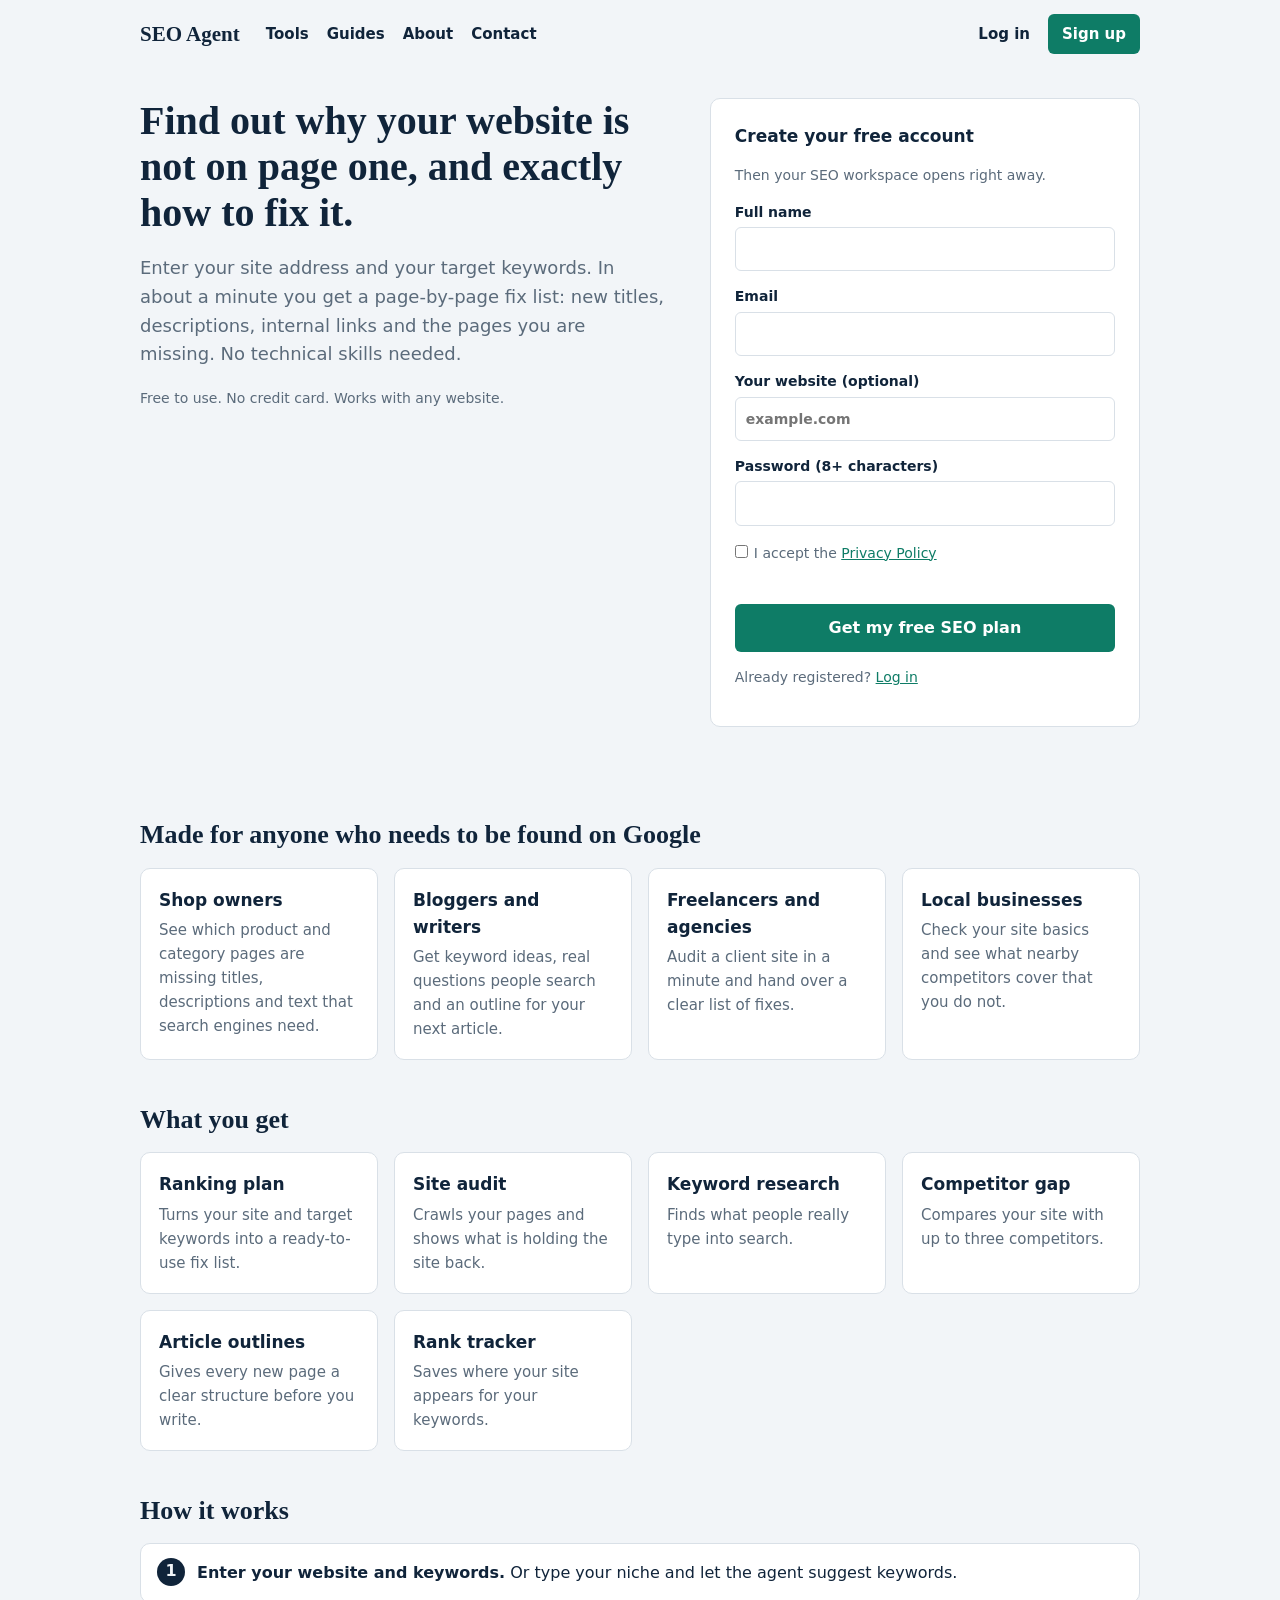
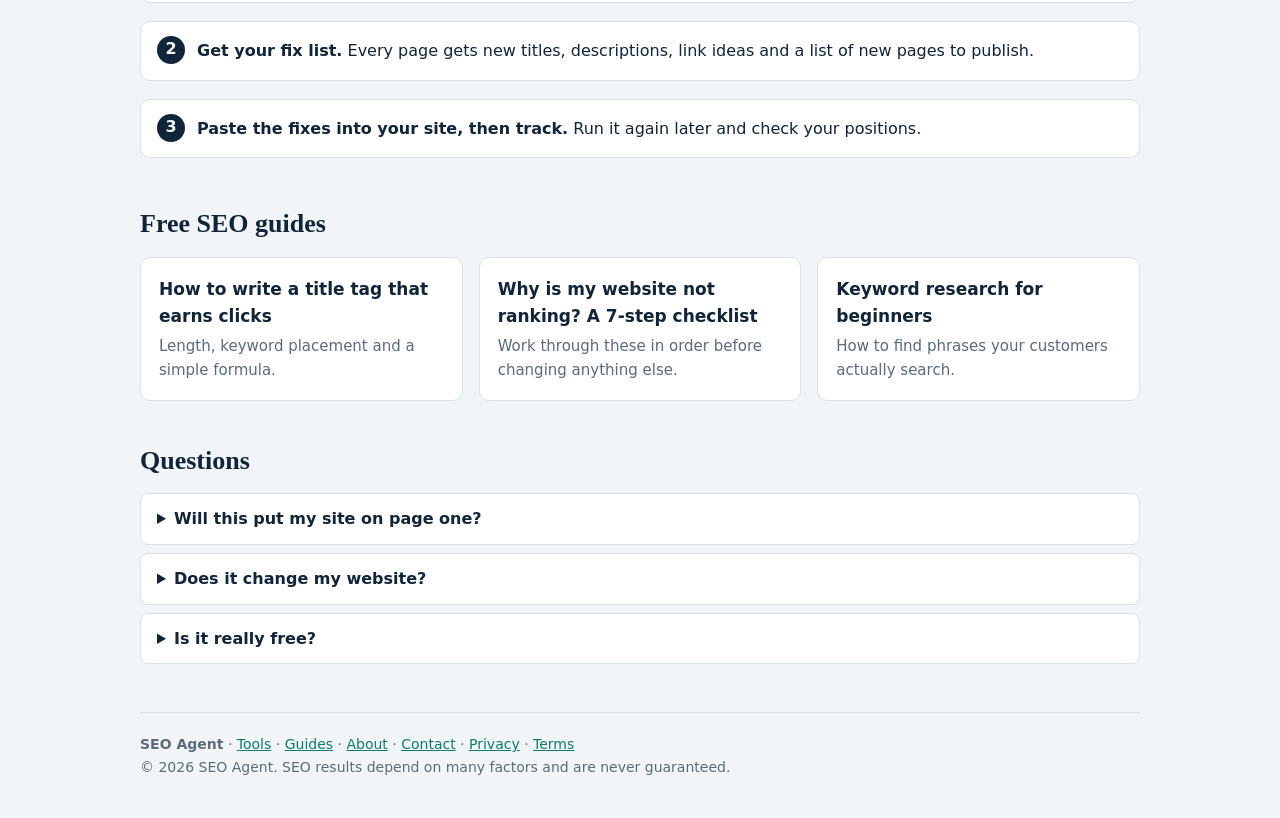
<file: index.html>
<!doctype html>
<html lang="en"><head><meta charset="utf-8"><meta name="viewport" content="width=device-width,initial-scale=1">
<title>SEO Agent: find out why your website is not ranking</title><meta name="description" content="Free SEO audit, keyword research and ranking plan. Find out why your website is not ranking and how to fix it."><link rel="stylesheet" href="style.css"></head>
<body><div class="wrap "><div id="nav"></div><main>

<section class="hero"><div>
<h1>Find out why your website is not on page one, and exactly how to fix it.</h1>
<p class="lead">Enter your site address and your target keywords. In about a minute you get a page-by-page fix list: new titles, descriptions, internal links and the pages you are missing. No technical skills needed.</p>
<p class="small">Free to use. No credit card. Works with any website.</p></div>
<div class="card"><h3>Create your free account</h3><p class="small">Then your SEO workspace opens right away.</p><form id="f" data-kind="signup"><label>Full name<input name="name" required maxlength="80" autocomplete="name"></label><label>Email<input name="email" type="email" required maxlength="120" autocomplete="email"></label><label>Your website (optional)<input name="website" maxlength="200" placeholder="example.com"></label><label>Password (8+ characters)<input name="password" type="password" required minlength="8" autocomplete="new-password"></label><p class="chk"><label class="chk"><input type="checkbox" name="agree" required>I accept the <a href="privacy.html">Privacy Policy</a></label></p><p class="err" role="alert"></p><button>Get my free SEO plan</button></form><p class="small">Already registered? <a href="login.html">Log in</a></p></div></section>
<h2>Made for anyone who needs to be found on Google</h2>
<div class="grid"><div class="card"><h3>Shop owners</h3><p>See which product and category pages are missing titles, descriptions and text that search engines need.</p></div>
<div class="card"><h3>Bloggers and writers</h3><p>Get keyword ideas, real questions people search and an outline for your next article.</p></div>
<div class="card"><h3>Freelancers and agencies</h3><p>Audit a client site in a minute and hand over a clear list of fixes.</p></div>
<div class="card"><h3>Local businesses</h3><p>Check your site basics and see what nearby competitors cover that you do not.</p></div></div>
<div class="ad"></div>
<h2>What you get</h2><div class="grid"><div class="card"><h3>Ranking plan</h3><p>Turns your site and target keywords into a ready-to-use fix list.</p></div><div class="card"><h3>Site audit</h3><p>Crawls your pages and shows what is holding the site back.</p></div><div class="card"><h3>Keyword research</h3><p>Finds what people really type into search.</p></div><div class="card"><h3>Competitor gap</h3><p>Compares your site with up to three competitors.</p></div><div class="card"><h3>Article outlines</h3><p>Gives every new page a clear structure before you write.</p></div><div class="card"><h3>Rank tracker</h3><p>Saves where your site appears for your keywords.</p></div></div>
<h2>How it works</h2><ol class="steps"><li><b>Enter your website and keywords.</b> Or type your niche and let the agent suggest keywords.</li><li><b>Get your fix list.</b> Every page gets new titles, descriptions, link ideas and a list of new pages to publish.</li><li><b>Paste the fixes into your site, then track.</b> Run it again later and check your positions.</li></ol>
<h2>Free SEO guides</h2><div class="grid"><a class="card" href="guides.html#title-tags"><h3>How to write a title tag that earns clicks</h3><p>Length, keyword placement and a simple formula.</p></a><a class="card" href="guides.html#not-ranking-checklist"><h3>Why is my website not ranking? A 7-step checklist</h3><p>Work through these in order before changing anything else.</p></a><a class="card" href="guides.html#keyword-research-basics"><h3>Keyword research for beginners</h3><p>How to find phrases your customers actually search.</p></a></div>
<h2>Questions</h2>
<details><summary>Will this put my site on page one?</summary><p>No tool can promise that. This one shows what is holding your site back and what to publish. Sites that apply the fixes and keep adding useful pages tend to improve over time.</p></details>
<details><summary>Does it change my website?</summary><p>No. It never logs in to your site. You copy the fixes into it yourself.</p></details>
<details><summary>Is it really free?</summary><p>Yes, with a daily limit on runs so everyone gets a fair share.</p></details>
</main><div id="foot"></div></div><script src="config.js"></script><script src="site.js"></script><script>if(sess())location='app.html'</script></body></html>
</file>
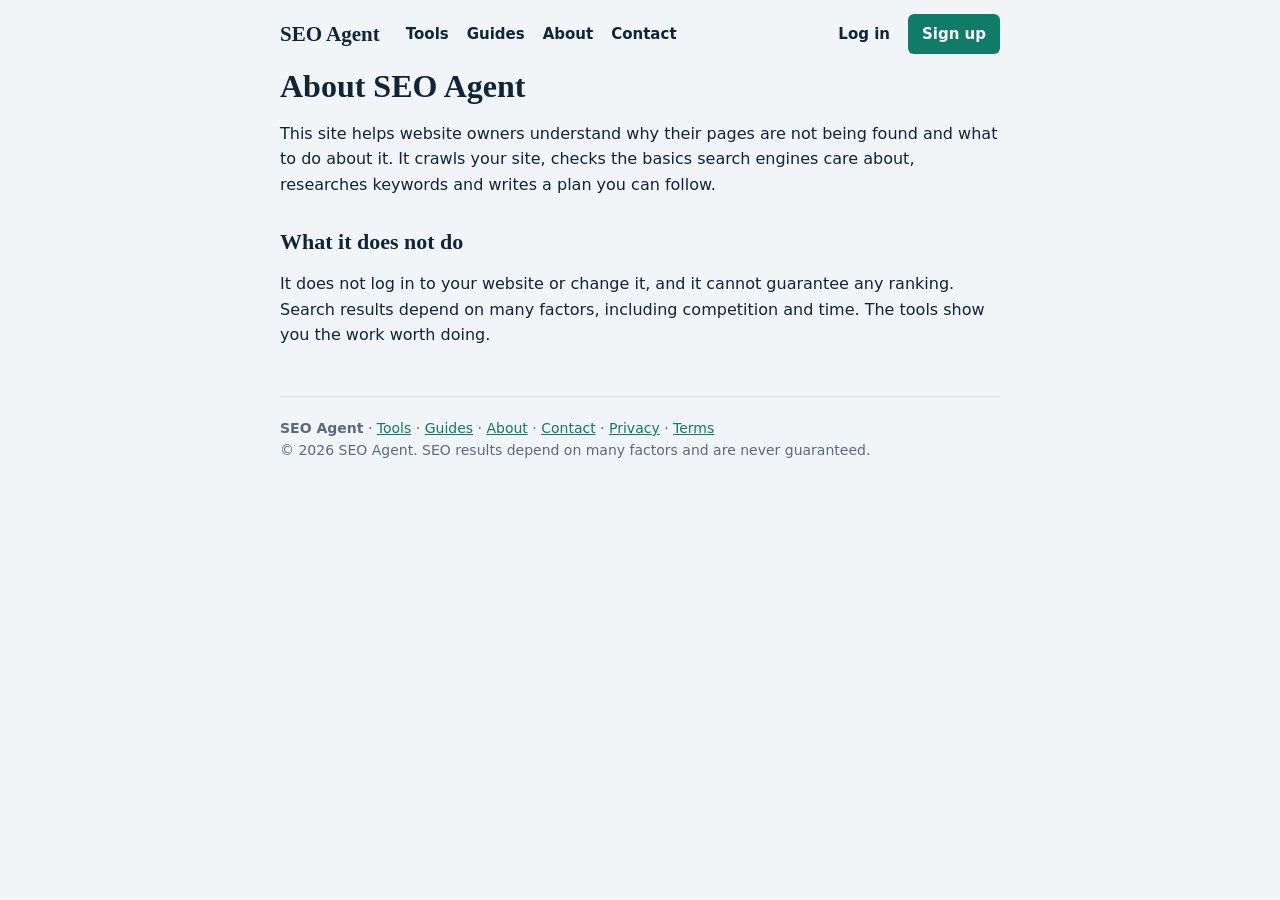
<file: about.html>
<!doctype html>
<html lang="en"><head><meta charset="utf-8"><meta name="viewport" content="width=device-width,initial-scale=1">
<title>About | SEO Agent</title><meta name="description" content="What this SEO tool does and does not do."><link rel="stylesheet" href="style.css"></head>
<body><div class="wrap prose"><div id="nav"></div><main>
<h1>About <span data-name></span></h1><p>This site helps website owners understand why their pages are not being found and what to do about it. It crawls your site, checks the basics search engines care about, researches keywords and writes a plan you can follow.</p><h2>What it does not do</h2><p>It does not log in to your website or change it, and it cannot guarantee any ranking. Search results depend on many factors, including competition and time. The tools show you the work worth doing.</p>
</main><div id="foot"></div></div><script src="config.js"></script><script src="site.js"></script></body></html>
</file>
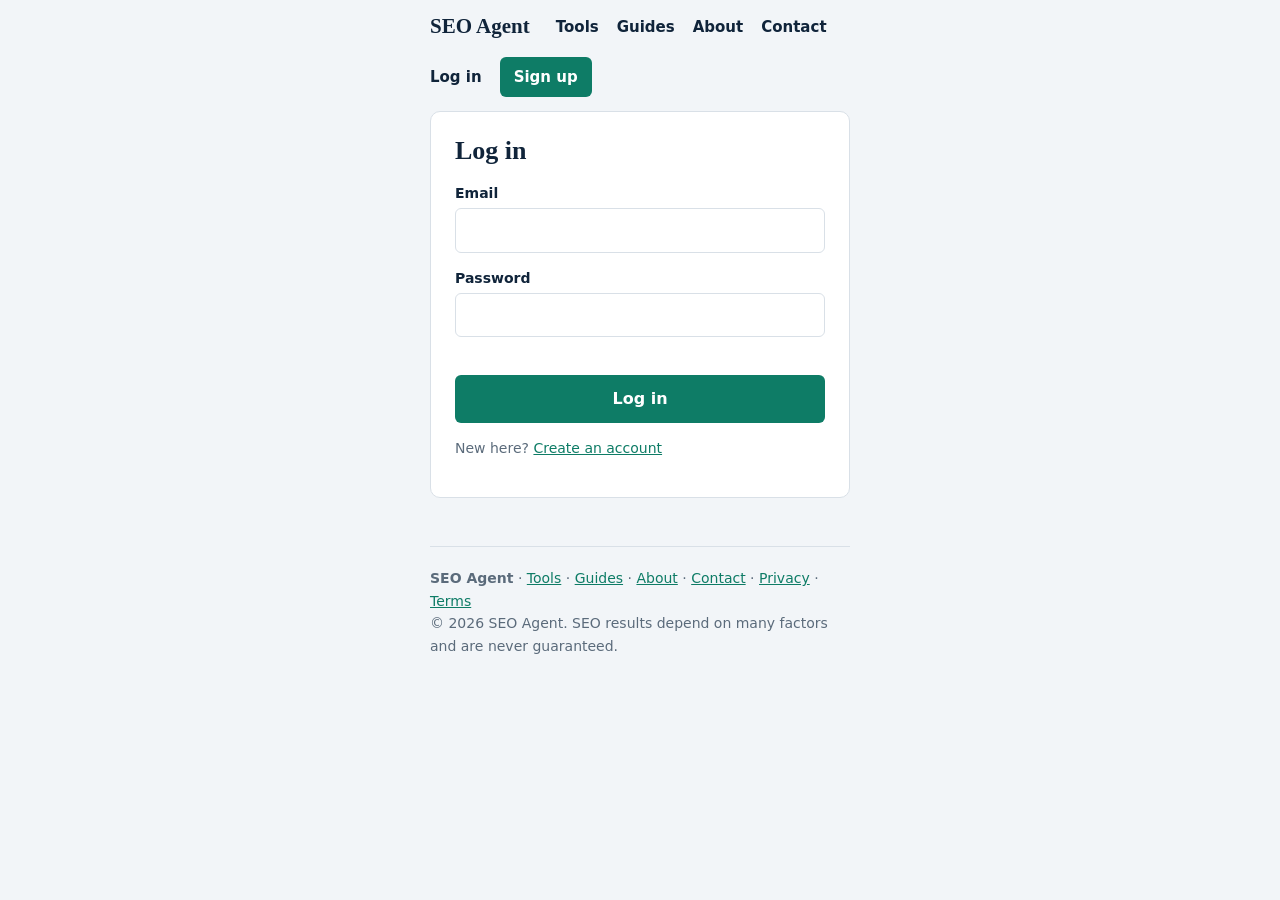
<file: app.html>
<!doctype html>
<html lang="en"><head><meta charset="utf-8"><meta name="viewport" content="width=device-width,initial-scale=1">
<title>Workspace | SEO Agent</title><meta name="description" content="Your SEO workspace."><meta name="robots" content="noindex"><link rel="stylesheet" href="style.css"></head>
<body><div class="wrap "><div id="nav"></div><main>
<h1 style="font-size:28px">Your SEO workspace</h1><div class="tabs"><button data-tab="optimize">Rank plan</button><button data-tab="audit">Site audit</button><button data-tab="keywords">Keywords</button><button data-tab="gap">Content gap</button><button data-tab="outline">Outline</button><button data-tab="rank">Rank tracker</button></div><section class="panel" id="optimize"><label>Your website URL</label><input id="p_url" placeholder="example.com"><label>Niche (optional, to suggest keywords)</label><input id="p_niche" placeholder="e.g. web design lahore"><button class="go alt" onclick="suggestKw()">Suggest keywords</button><label>Target keywords (one per line)</label><textarea id="p_kw" rows="6" placeholder="web design lahore&#10;website development pakistan"></textarea><button class="go" onclick="optimize()">Build my ranking plan and fixes</button><p class="mute">Finds what to change on every page and writes new titles, descriptions, sitemap, robots.txt and schema. Paste them into your site, then run again to see progress.</p><div class="out" id="p_out"></div></section><section class="panel" id="audit"><label>Website URL</label><input id="a_url" placeholder="example.com"><label>Pages to crawl (max 12)</label><input id="a_lim" type="number" value="12" min="1" max="12" style="width:100px"><br><button class="go" onclick="audit()">Run audit</button><div class="out" id="a_out"></div></section><section class="panel" id="keywords"><label>Niche or seed keyword</label><input id="k_seed" placeholder="e.g. web design lahore"><br><button class="go" onclick="kw()">Find keywords</button><div class="out" id="k_out"></div></section><section class="panel" id="gap"><label>Your website</label><input id="g_url" placeholder="mysite.com"><label>Competitors (one per line, max 3)</label><textarea id="g_comp" rows="3" placeholder="competitor1.com&#10;competitor2.com"></textarea><br><button class="go" onclick="gap()">Find gaps</button><div class="out" id="g_out"></div></section><section class="panel" id="outline"><label>Target keyword</label><input id="o_kw" placeholder="e.g. seo services"><br><button class="go" onclick="outline()">Build article outline</button><div class="out" id="o_out"></div></section><section class="panel" id="rank"><label>Domain</label><input id="r_dom" placeholder="mysite.com"><label>Keywords (one per line, max 5)</label><textarea id="r_kw" rows="4"></textarea><br><button class="go" onclick="rank()">Check rank</button><button class="go alt" onclick="showHist()">View history</button><p class="mute">Positions come from DuckDuckGo results, so treat them as an estimate. 0 means not found in the top results.</p><div class="out" id="r_out"></div></section><div class="ad"></div>
</main><div id="foot"></div></div><script src="config.js"></script><script src="site.js"></script><script src="app.js"></script></body></html>
</file>
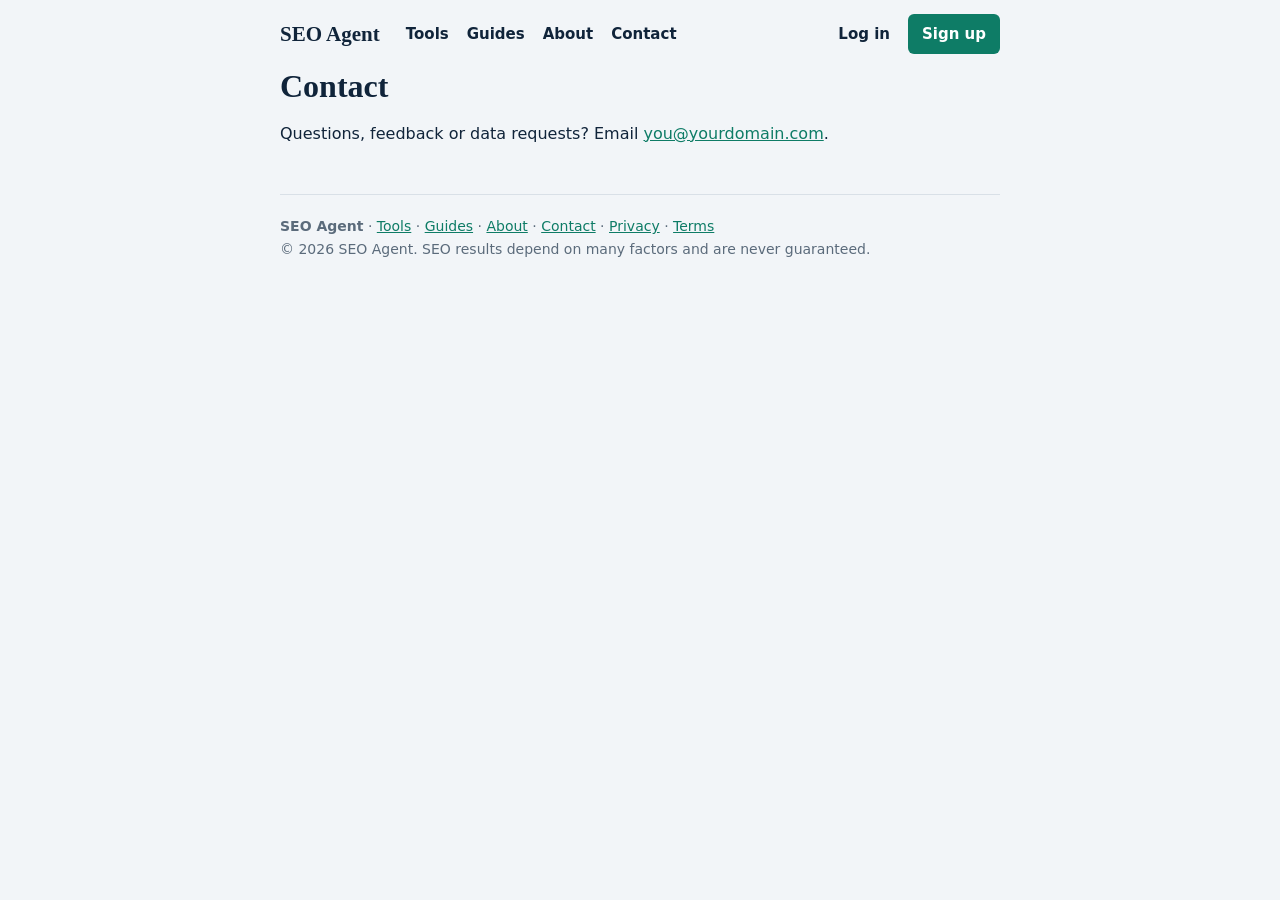
<file: contact.html>
<!doctype html>
<html lang="en"><head><meta charset="utf-8"><meta name="viewport" content="width=device-width,initial-scale=1">
<title>Contact | SEO Agent</title><meta name="description" content="Contact us."><link rel="stylesheet" href="style.css"></head>
<body><div class="wrap prose"><div id="nav"></div><main>
<h1>Contact</h1><p>Questions, feedback or data requests? Email <a data-contact></a>.</p>
</main><div id="foot"></div></div><script src="config.js"></script><script src="site.js"></script></body></html>
</file>
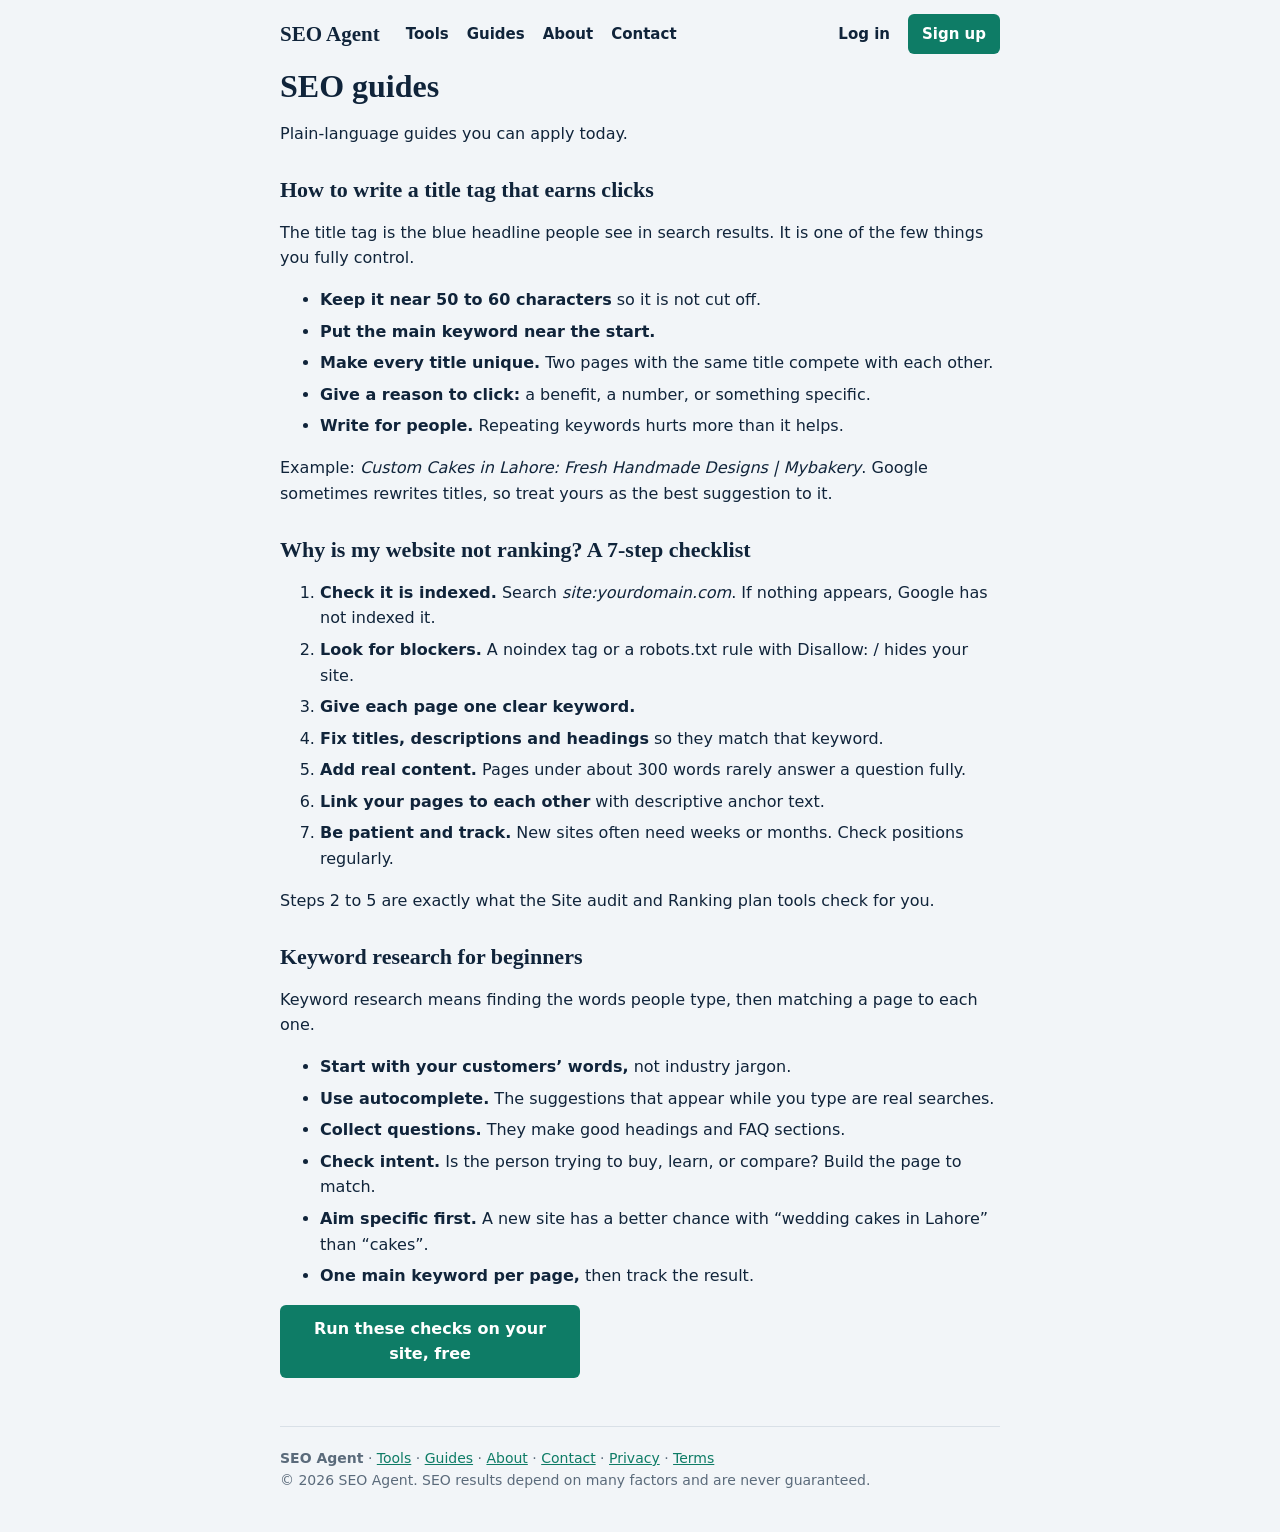
<file: guides.html>
<!doctype html>
<html lang="en"><head><meta charset="utf-8"><meta name="viewport" content="width=device-width,initial-scale=1">
<title>SEO guides | SEO Agent</title><meta name="description" content="Free beginner-friendly SEO guides."><link rel="stylesheet" href="style.css"></head>
<body><div class="wrap prose"><div id="nav"></div><main>
<h1>SEO guides</h1><p>Plain-language guides you can apply today.</p><article id="title-tags"><h2>How to write a title tag that earns clicks</h2><p>The title tag is the blue headline people see in search results. It is one of the few things you fully control.</p><ul><li><b>Keep it near 50 to 60 characters</b> so it is not cut off.</li><li><b>Put the main keyword near the start.</b></li><li><b>Make every title unique.</b> Two pages with the same title compete with each other.</li><li><b>Give a reason to click:</b> a benefit, a number, or something specific.</li><li><b>Write for people.</b> Repeating keywords hurts more than it helps.</li></ul><p>Example: <i>Custom Cakes in Lahore: Fresh Handmade Designs | Mybakery</i>. Google sometimes rewrites titles, so treat yours as the best suggestion to it.</p></article><div class="ad"></div><article id="not-ranking-checklist"><h2>Why is my website not ranking? A 7-step checklist</h2><ol><li><b>Check it is indexed.</b> Search <i>site:yourdomain.com</i>. If nothing appears, Google has not indexed it.</li><li><b>Look for blockers.</b> A noindex tag or a robots.txt rule with Disallow: / hides your site.</li><li><b>Give each page one clear keyword.</b></li><li><b>Fix titles, descriptions and headings</b> so they match that keyword.</li><li><b>Add real content.</b> Pages under about 300 words rarely answer a question fully.</li><li><b>Link your pages to each other</b> with descriptive anchor text.</li><li><b>Be patient and track.</b> New sites often need weeks or months. Check positions regularly.</li></ol><p>Steps 2 to 5 are exactly what the Site audit and Ranking plan tools check for you.</p></article><article id="keyword-research-basics"><h2>Keyword research for beginners</h2><p>Keyword research means finding the words people type, then matching a page to each one.</p><ul><li><b>Start with your customers’ words,</b> not industry jargon.</li><li><b>Use autocomplete.</b> The suggestions that appear while you type are real searches.</li><li><b>Collect questions.</b> They make good headings and FAQ sections.</li><li><b>Check intent.</b> Is the person trying to buy, learn, or compare? Build the page to match.</li><li><b>Aim specific first.</b> A new site has a better chance with “wedding cakes in Lahore” than “cakes”.</li><li><b>One main keyword per page,</b> then track the result.</li></ul></article><p><a class="btn" style="max-width:300px" href="signup.html">Run these checks on your site, free</a></p>
</main><div id="foot"></div></div><script src="config.js"></script><script src="site.js"></script></body></html>
</file>
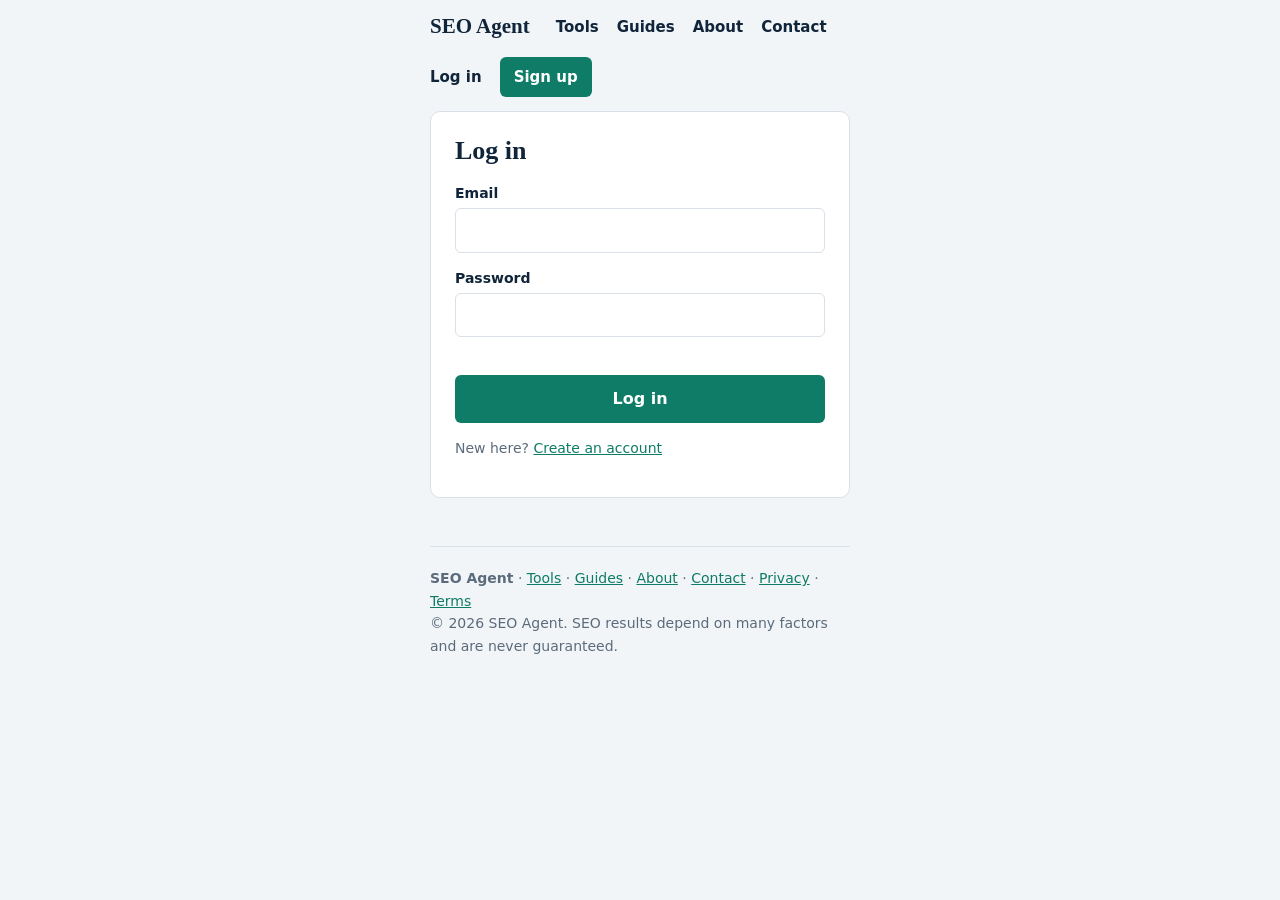
<file: login.html>
<!doctype html>
<html lang="en"><head><meta charset="utf-8"><meta name="viewport" content="width=device-width,initial-scale=1">
<title>Log in | SEO Agent</title><meta name="description" content="Log in to your workspace."><meta name="robots" content="noindex"><link rel="stylesheet" href="style.css"></head>
<body><div class="wrap narrow"><div id="nav"></div><main>
<div class="card"><h1 style="font-size:26px">Log in</h1><form id="f" data-kind="login"><label>Email<input name="email" type="email" required maxlength="120" autocomplete="email"></label><label>Password<input name="password" type="password" required minlength="8" autocomplete="current-password"></label><p class="err" role="alert"></p><button>Log in</button></form><p class="small">New here? <a href="signup.html">Create an account</a></p></div>
</main><div id="foot"></div></div><script src="config.js"></script><script src="site.js"></script></body></html>
</file>
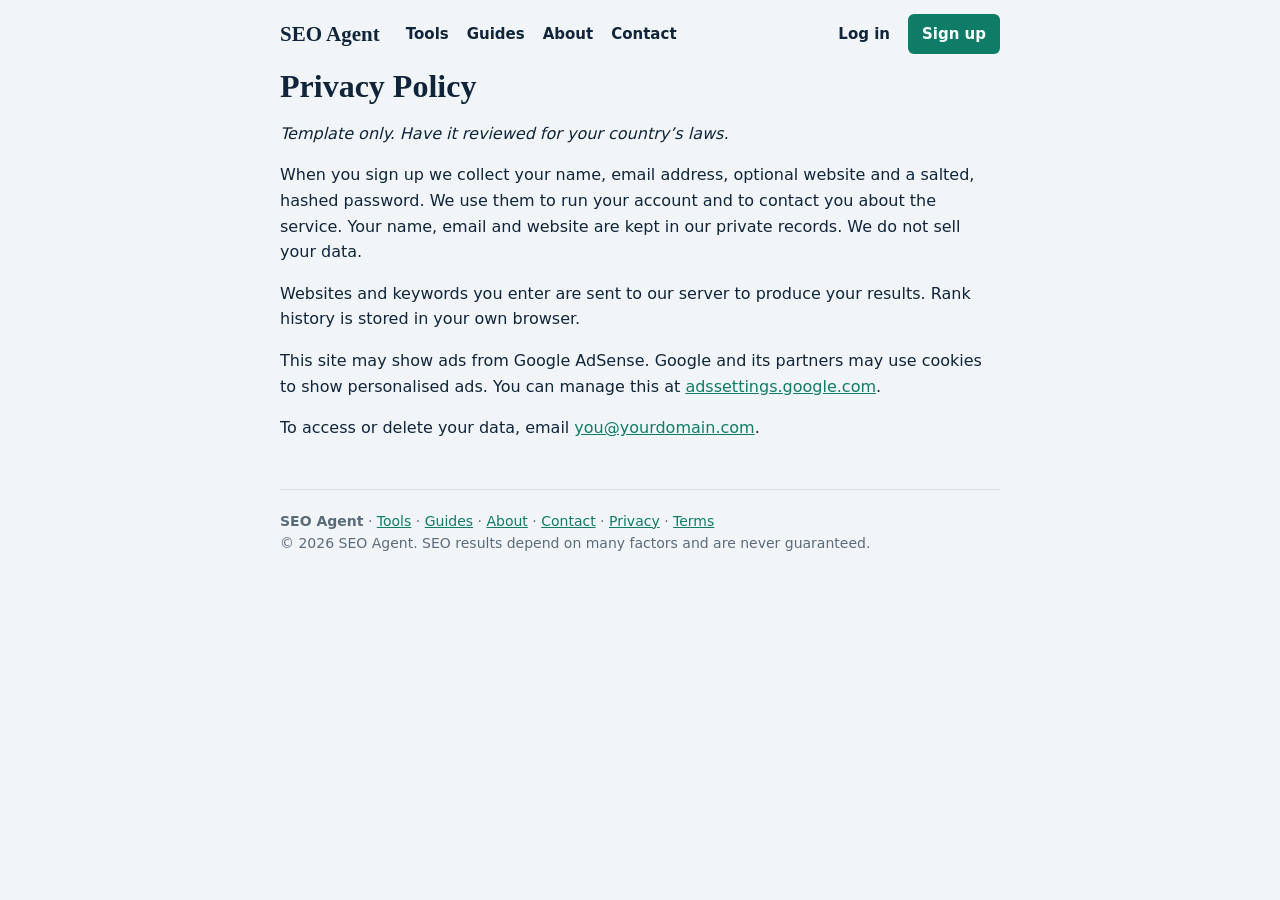
<file: privacy.html>
<!doctype html>
<html lang="en"><head><meta charset="utf-8"><meta name="viewport" content="width=device-width,initial-scale=1">
<title>Privacy Policy | SEO Agent</title><meta name="description" content="Privacy policy."><link rel="stylesheet" href="style.css"></head>
<body><div class="wrap prose"><div id="nav"></div><main>
<h1>Privacy Policy</h1><p><i>Template only. Have it reviewed for your country’s laws.</i></p><p>When you sign up we collect your name, email address, optional website and a salted, hashed password. We use them to run your account and to contact you about the service. Your name, email and website are kept in our private records. We do not sell your data.</p><p>Websites and keywords you enter are sent to our server to produce your results. Rank history is stored in your own browser.</p><p>This site may show ads from Google AdSense. Google and its partners may use cookies to show personalised ads. You can manage this at <a href="https://adssettings.google.com">adssettings.google.com</a>.</p><p>To access or delete your data, email <a data-contact></a>.</p>
</main><div id="foot"></div></div><script src="config.js"></script><script src="site.js"></script></body></html>
</file>
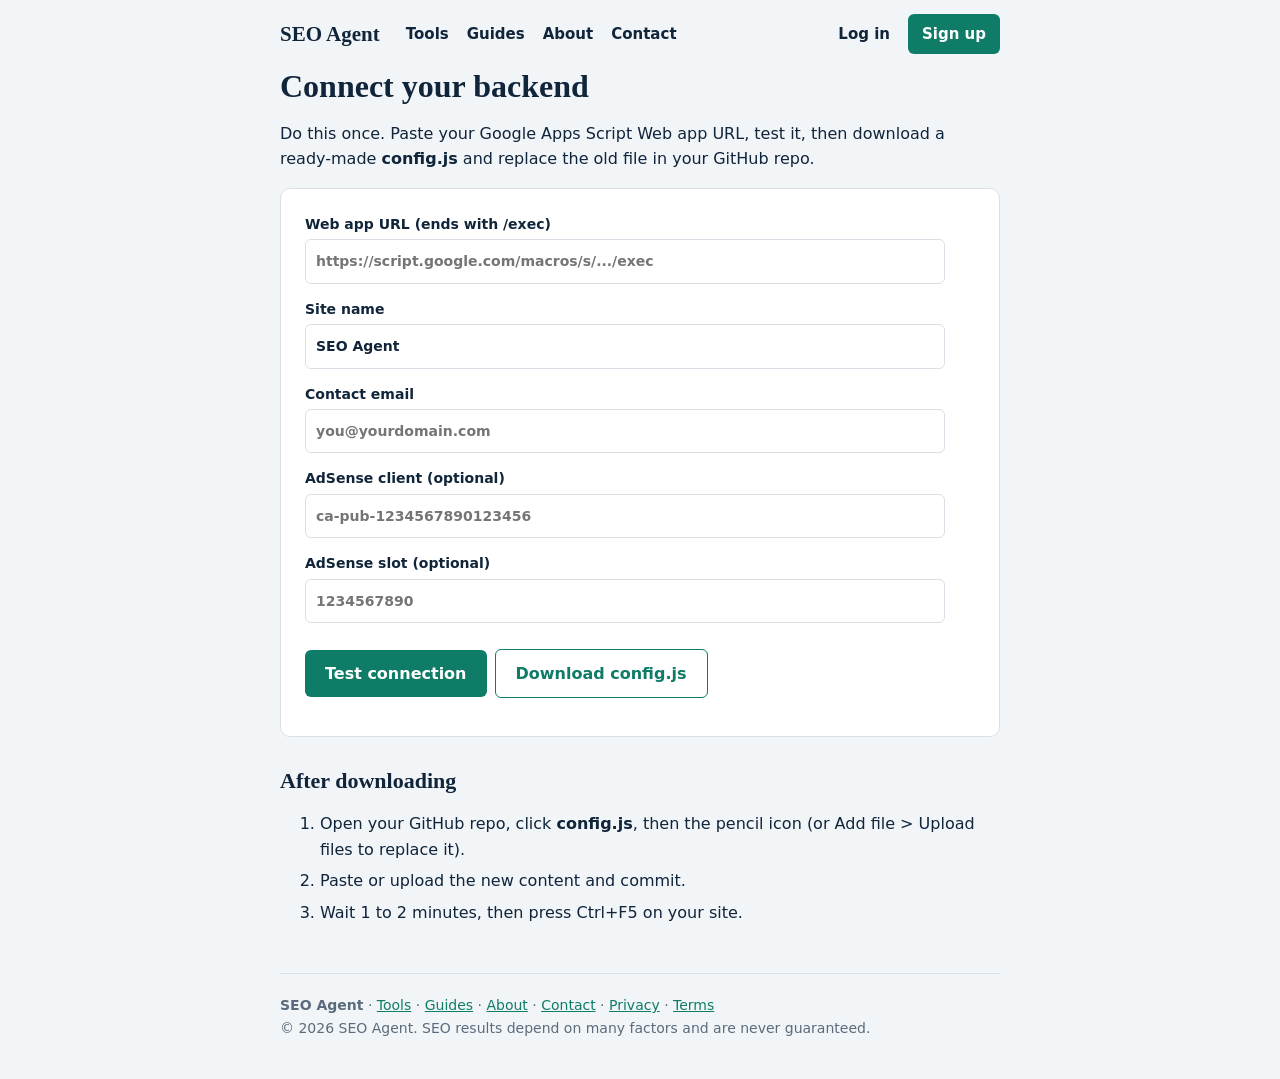
<file: setup.html>
<!doctype html>
<html lang="en"><head><meta charset="utf-8"><meta name="viewport" content="width=device-width,initial-scale=1">
<title>Setup | SEO Agent</title><meta name="robots" content="noindex"><link rel="stylesheet" href="style.css"></head>
<body><div class="wrap prose"><div id="nav"></div><main>
<h1>Connect your backend</h1>
<p>Do this once. Paste your Google Apps Script Web app URL, test it, then download a ready-made <b>config.js</b> and replace the old file in your GitHub repo.</p>
<div class="card">
<label>Web app URL (ends with /exec)<input id="url" placeholder="https://script.google.com/macros/s/.../exec"></label>
<label>Site name<input id="name" value="SEO Agent"></label>
<label>Contact email<input id="mail" type="email" placeholder="you@yourdomain.com"></label>
<label>AdSense client (optional)<input id="ads" placeholder="ca-pub-1234567890123456"></label>
<label>AdSense slot (optional)<input id="slot" placeholder="1234567890"></label>
<button class="go" id="test">Test connection</button><button class="go alt" id="make">Download config.js</button>
<p id="msg" class="small" role="status"></p></div>
<h2>After downloading</h2>
<ol><li>Open your GitHub repo, click <b>config.js</b>, then the pencil icon (or Add file &gt; Upload files to replace it).</li><li>Paste or upload the new content and commit.</li><li>Wait 1 to 2 minutes, then press Ctrl+F5 on your site.</li></ol>
</main><div id="foot"></div></div><script src="config.js"></script><script src="site.js"></script><script src="setup.js"></script></body></html>
</file>
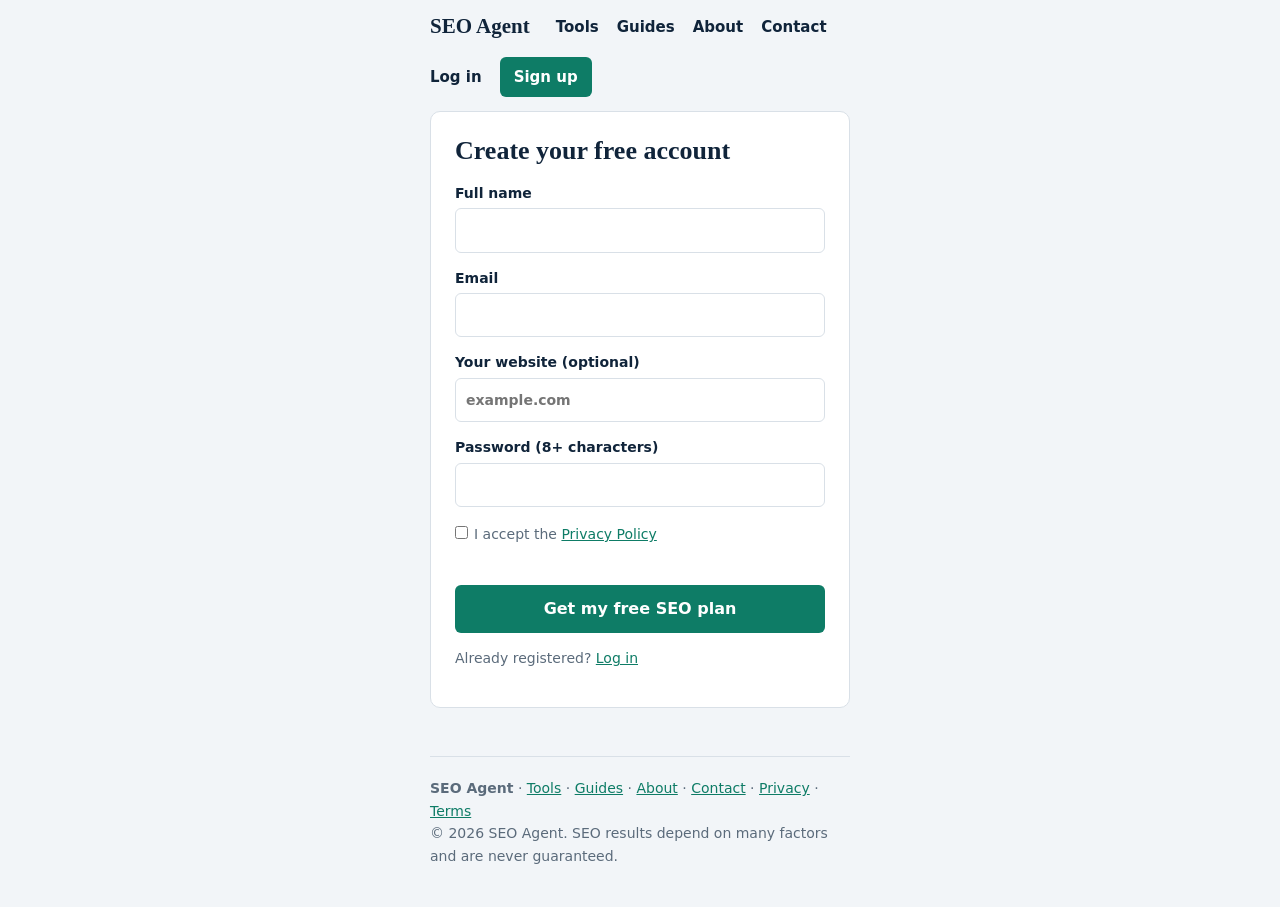
<file: signup.html>
<!doctype html>
<html lang="en"><head><meta charset="utf-8"><meta name="viewport" content="width=device-width,initial-scale=1">
<title>Sign up | SEO Agent</title><meta name="description" content="Create your free account."><meta name="robots" content="noindex"><link rel="stylesheet" href="style.css"></head>
<body><div class="wrap narrow"><div id="nav"></div><main>
<div class="card"><h1 style="font-size:26px">Create your free account</h1><form id="f" data-kind="signup"><label>Full name<input name="name" required maxlength="80" autocomplete="name"></label><label>Email<input name="email" type="email" required maxlength="120" autocomplete="email"></label><label>Your website (optional)<input name="website" maxlength="200" placeholder="example.com"></label><label>Password (8+ characters)<input name="password" type="password" required minlength="8" autocomplete="new-password"></label><p class="chk"><label class="chk"><input type="checkbox" name="agree" required>I accept the <a href="privacy.html">Privacy Policy</a></label></p><p class="err" role="alert"></p><button>Get my free SEO plan</button></form><p class="small">Already registered? <a href="login.html">Log in</a></p></div>
</main><div id="foot"></div></div><script src="config.js"></script><script src="site.js"></script></body></html>
</file>
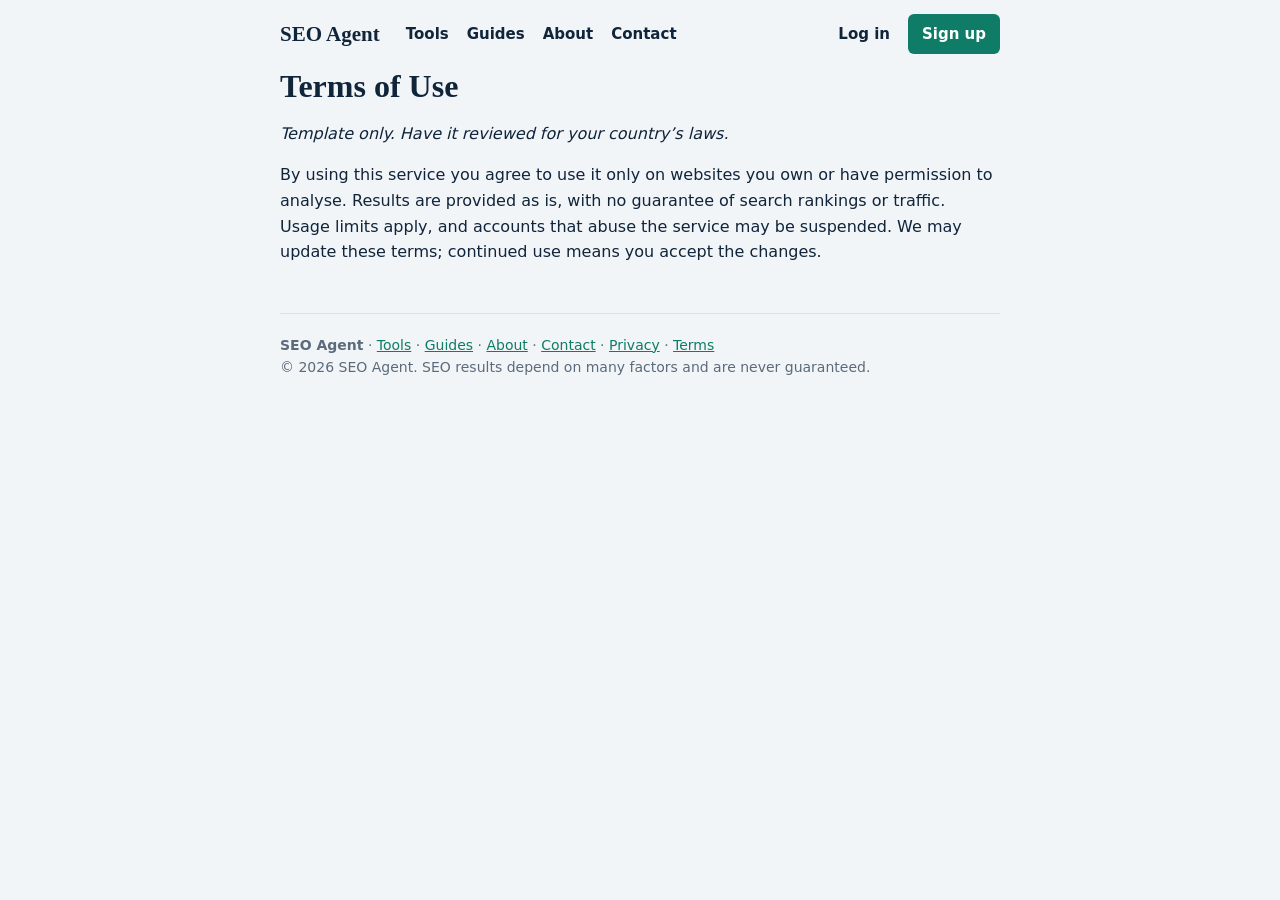
<file: terms.html>
<!doctype html>
<html lang="en"><head><meta charset="utf-8"><meta name="viewport" content="width=device-width,initial-scale=1">
<title>Terms | SEO Agent</title><meta name="description" content="Terms of use."><link rel="stylesheet" href="style.css"></head>
<body><div class="wrap prose"><div id="nav"></div><main>
<h1>Terms of Use</h1><p><i>Template only. Have it reviewed for your country’s laws.</i></p><p>By using this service you agree to use it only on websites you own or have permission to analyse. Results are provided as is, with no guarantee of search rankings or traffic. Usage limits apply, and accounts that abuse the service may be suspended. We may update these terms; continued use means you accept the changes.</p>
</main><div id="foot"></div></div><script src="config.js"></script><script src="site.js"></script></body></html>
</file>
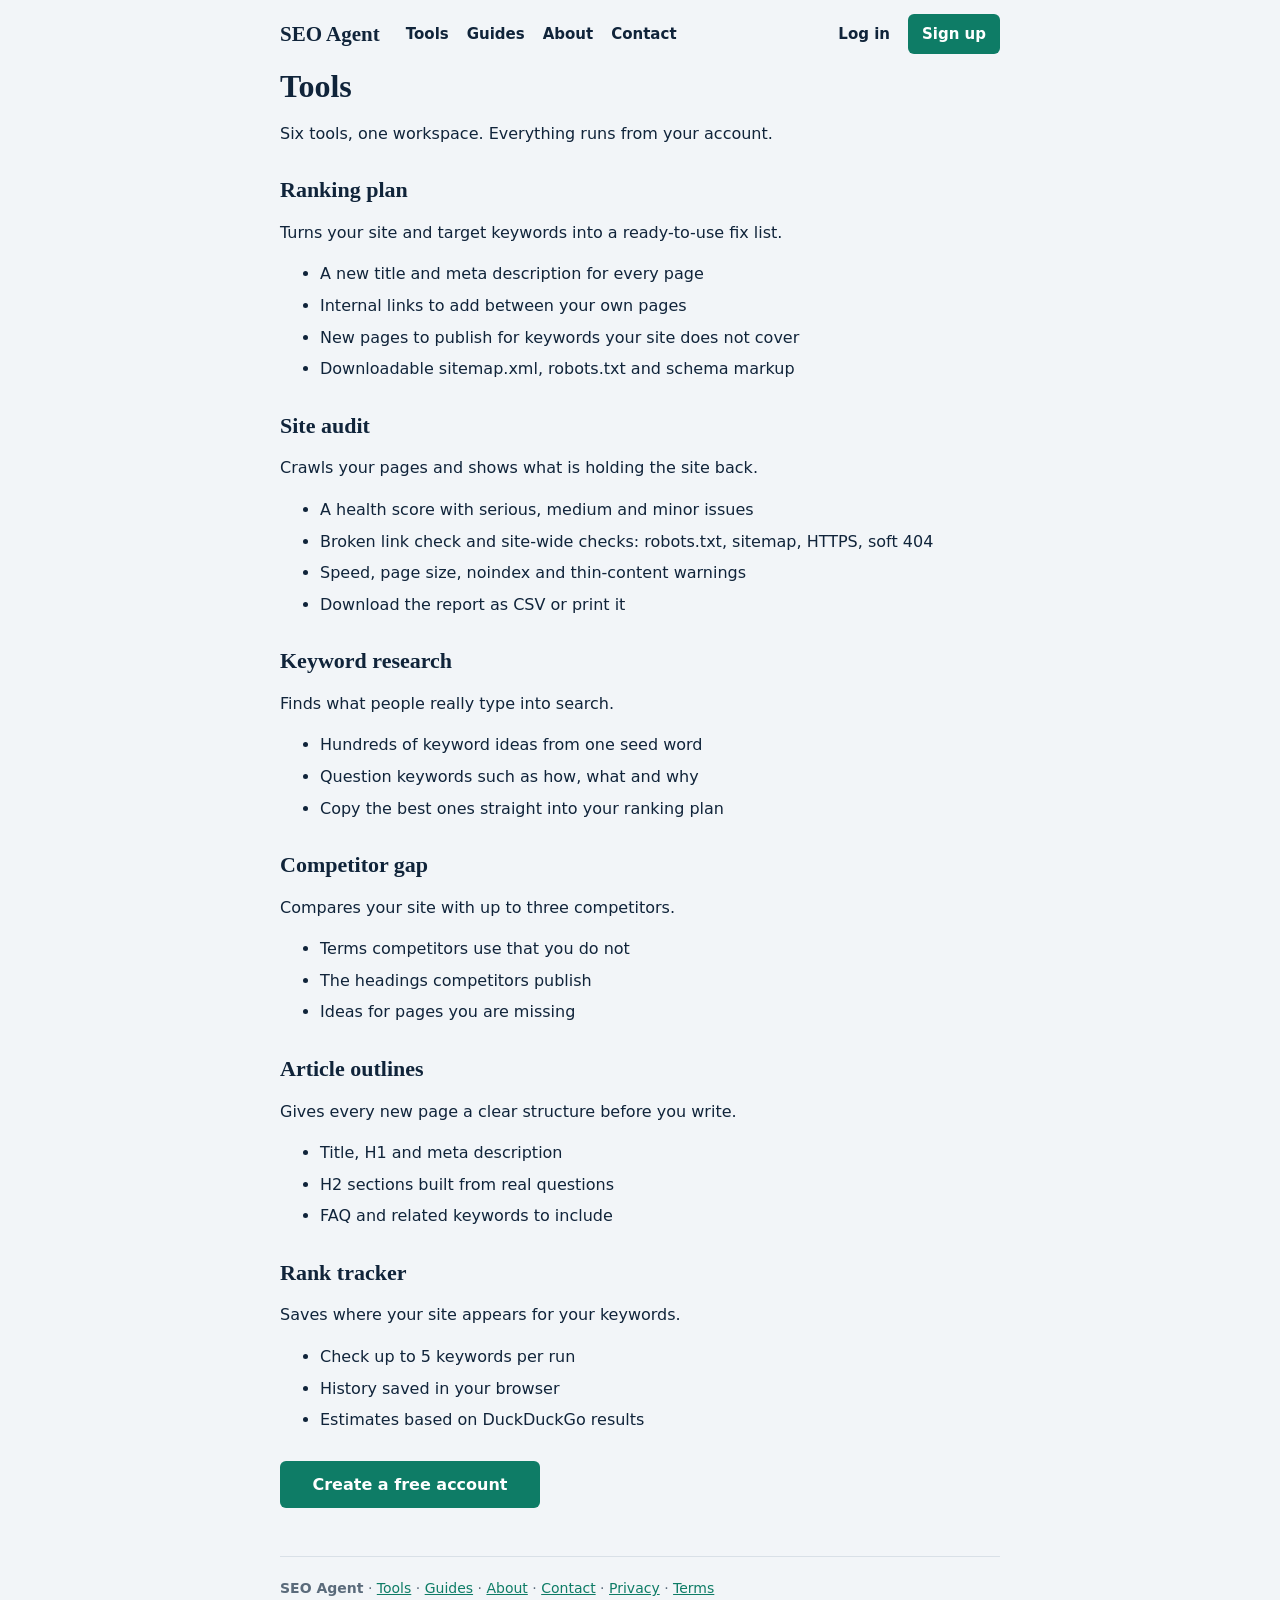
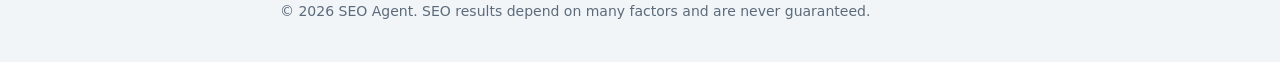
<file: tools.html>
<!doctype html>
<html lang="en"><head><meta charset="utf-8"><meta name="viewport" content="width=device-width,initial-scale=1">
<title>Tools | SEO Agent</title><meta name="description" content="Site audit, keyword research, competitor gap, article outlines, ranking plan and rank tracker."><link rel="stylesheet" href="style.css"></head>
<body><div class="wrap prose"><div id="nav"></div><main>
<h1>Tools</h1><p>Six tools, one workspace. Everything runs from your account.</p><h2>Ranking plan</h2><p>Turns your site and target keywords into a ready-to-use fix list.</p><ul><li>A new title and meta description for every page</li><li>Internal links to add between your own pages</li><li>New pages to publish for keywords your site does not cover</li><li>Downloadable sitemap.xml, robots.txt and schema markup</li></ul><h2>Site audit</h2><p>Crawls your pages and shows what is holding the site back.</p><ul><li>A health score with serious, medium and minor issues</li><li>Broken link check and site-wide checks: robots.txt, sitemap, HTTPS, soft 404</li><li>Speed, page size, noindex and thin-content warnings</li><li>Download the report as CSV or print it</li></ul><h2>Keyword research</h2><p>Finds what people really type into search.</p><ul><li>Hundreds of keyword ideas from one seed word</li><li>Question keywords such as how, what and why</li><li>Copy the best ones straight into your ranking plan</li></ul><h2>Competitor gap</h2><p>Compares your site with up to three competitors.</p><ul><li>Terms competitors use that you do not</li><li>The headings competitors publish</li><li>Ideas for pages you are missing</li></ul><h2>Article outlines</h2><p>Gives every new page a clear structure before you write.</p><ul><li>Title, H1 and meta description</li><li>H2 sections built from real questions</li><li>FAQ and related keywords to include</li></ul><h2>Rank tracker</h2><p>Saves where your site appears for your keywords.</p><ul><li>Check up to 5 keywords per run</li><li>History saved in your browser</li><li>Estimates based on DuckDuckGo results</li></ul><div class="ad"></div><p><a class="btn" style="max-width:260px" href="signup.html">Create a free account</a></p>
</main><div id="foot"></div></div><script src="config.js"></script><script src="site.js"></script></body></html>
</file>
<file: style.css>
:root{--ink:#10243a;--mute:#5b6b7b;--bg:#f2f5f8;--card:#fff;--line:#d9e0e7;--acc:#0e7c66;--hot:#c2410c;--hi:#b42318;--md:#b54708}
@media(prefers-color-scheme:dark){:root{--ink:#e6e9ee;--mute:#98a2b3;--bg:#0f1419;--card:#171d25;--line:#2a3340;--acc:#3ccfb4;--hot:#fdb022;--hi:#f97066;--md:#fdb022}button,.btn,.nav a.cta{color:#0f1419!important}.steps li:before{background:var(--acc)!important;color:#0f1419!important}}
*{box-sizing:border-box}body{margin:0;font:16px/1.6 "Segoe UI",system-ui,sans-serif;color:var(--ink);background:var(--bg)}
.wrap{max-width:1040px;margin:0 auto;padding:0 20px}.narrow{max-width:460px}.prose{max-width:760px}
.nav{display:flex;gap:18px;align-items:center;flex-wrap:wrap;padding:14px 0}.nav a{color:var(--ink);text-decoration:none;font-weight:600;font-size:15px}.nav .sp{flex:1}
.nav a.cta{background:var(--acc);color:#fff;padding:8px 14px;border-radius:6px}.nav a.logo{font:700 21px Georgia,serif;margin-right:8px}
.hero{display:grid;grid-template-columns:1.1fr .9fr;gap:44px;align-items:start;padding:30px 0 48px}
@media(max-width:800px){.hero{grid-template-columns:1fr}h1{font-size:32px!important}}
h1{font:700 40px/1.15 Georgia,serif;margin:0 0 16px}h2{font:700 26px/1.25 Georgia,serif;margin:44px 0 16px}h3{margin:0 0 4px;font-size:17px}.prose h1{font-size:32px}.prose h2{font-size:22px;margin-top:30px}
.lead{font-size:18px;color:var(--mute);max-width:34em}.card{background:var(--card);border:1px solid var(--line);border-radius:10px;padding:24px}
label{display:block;font-weight:600;font-size:14px}input,textarea{display:block;width:100%;max-width:640px;padding:10px;margin:4px 0 14px;border:1px solid var(--line);border-radius:6px;font:inherit;background:var(--card);color:var(--ink)}
input[type=checkbox]{display:inline;width:auto;margin:0 6px 0 0}.chk{font-weight:400;color:var(--mute)}
button,.btn{background:var(--acc);color:#fff;border:0;padding:11px 20px;border-radius:6px;font:inherit;font-weight:600;cursor:pointer;width:100%;text-align:center;text-decoration:none;display:block}
button.go{width:auto;display:inline-block;margin:12px 8px 0 0}button.alt{background:transparent;color:var(--acc)!important;border:1px solid var(--acc)}button:disabled{opacity:.6}
button:focus-visible,input:focus-visible,textarea:focus-visible,a:focus-visible{outline:2px solid var(--hot);outline-offset:2px}
a{color:var(--acc)}.err{color:var(--hi);min-height:1em;margin:0 0 8px}.small,.mute{font-size:14px;color:var(--mute)}
.grid{display:grid;grid-template-columns:repeat(auto-fit,minmax(230px,1fr));gap:16px}.grid .card{padding:18px}.grid p{margin:0;color:var(--mute);font-size:15px}.grid a.card{text-decoration:none;color:var(--ink)}.grid a.card:hover{border-color:var(--acc)}
.steps{counter-reset:s;list-style:none;padding:0;display:grid;gap:12px}.steps li{counter-increment:s;background:var(--card);border:1px solid var(--line);border-radius:10px;padding:16px 16px 16px 56px;position:relative}
.steps li:before{content:counter(s);position:absolute;left:16px;top:14px;width:28px;height:28px;border-radius:50%;background:var(--ink);color:var(--bg);text-align:center;font-weight:700}
details{background:var(--card);border:1px solid var(--line);border-radius:8px;padding:12px 16px;margin-bottom:8px}summary{cursor:pointer;font-weight:600}
footer{border-top:1px solid var(--line);margin-top:48px;padding:20px 0 40px;color:var(--mute);font-size:14px}.ad{margin:28px 0;text-align:center}li{margin-bottom:6px}
.tabs{display:flex;gap:4px;flex-wrap:wrap}.tabs button{width:auto;background:transparent;color:var(--mute);border:1px solid var(--line);border-bottom:none;border-radius:6px 6px 0 0}.tabs button.on{background:var(--card);color:var(--ink)}
.panel{display:none;background:var(--card);border:1px solid var(--line);padding:20px;border-radius:0 6px 6px 6px}.panel.on{display:block}.out{margin-top:18px;overflow-x:auto}
table{border-collapse:collapse;width:100%;font-size:14px}th,td{text-align:left;padding:6px 10px;border-bottom:1px solid var(--line);vertical-align:top}
.hi{color:var(--hi)}.med{color:var(--md)}.low{color:var(--mute)}.score{font-size:42px;font-weight:700;color:var(--acc)}
.tag{display:inline-block;border:1px solid var(--line);border-radius:12px;padding:2px 10px;margin:2px;font-size:13px}.new{color:var(--acc);font-weight:600}.old{color:var(--mute);text-decoration:line-through}
@media print{.nav,button,footer,.ad{display:none!important}}
</file>
